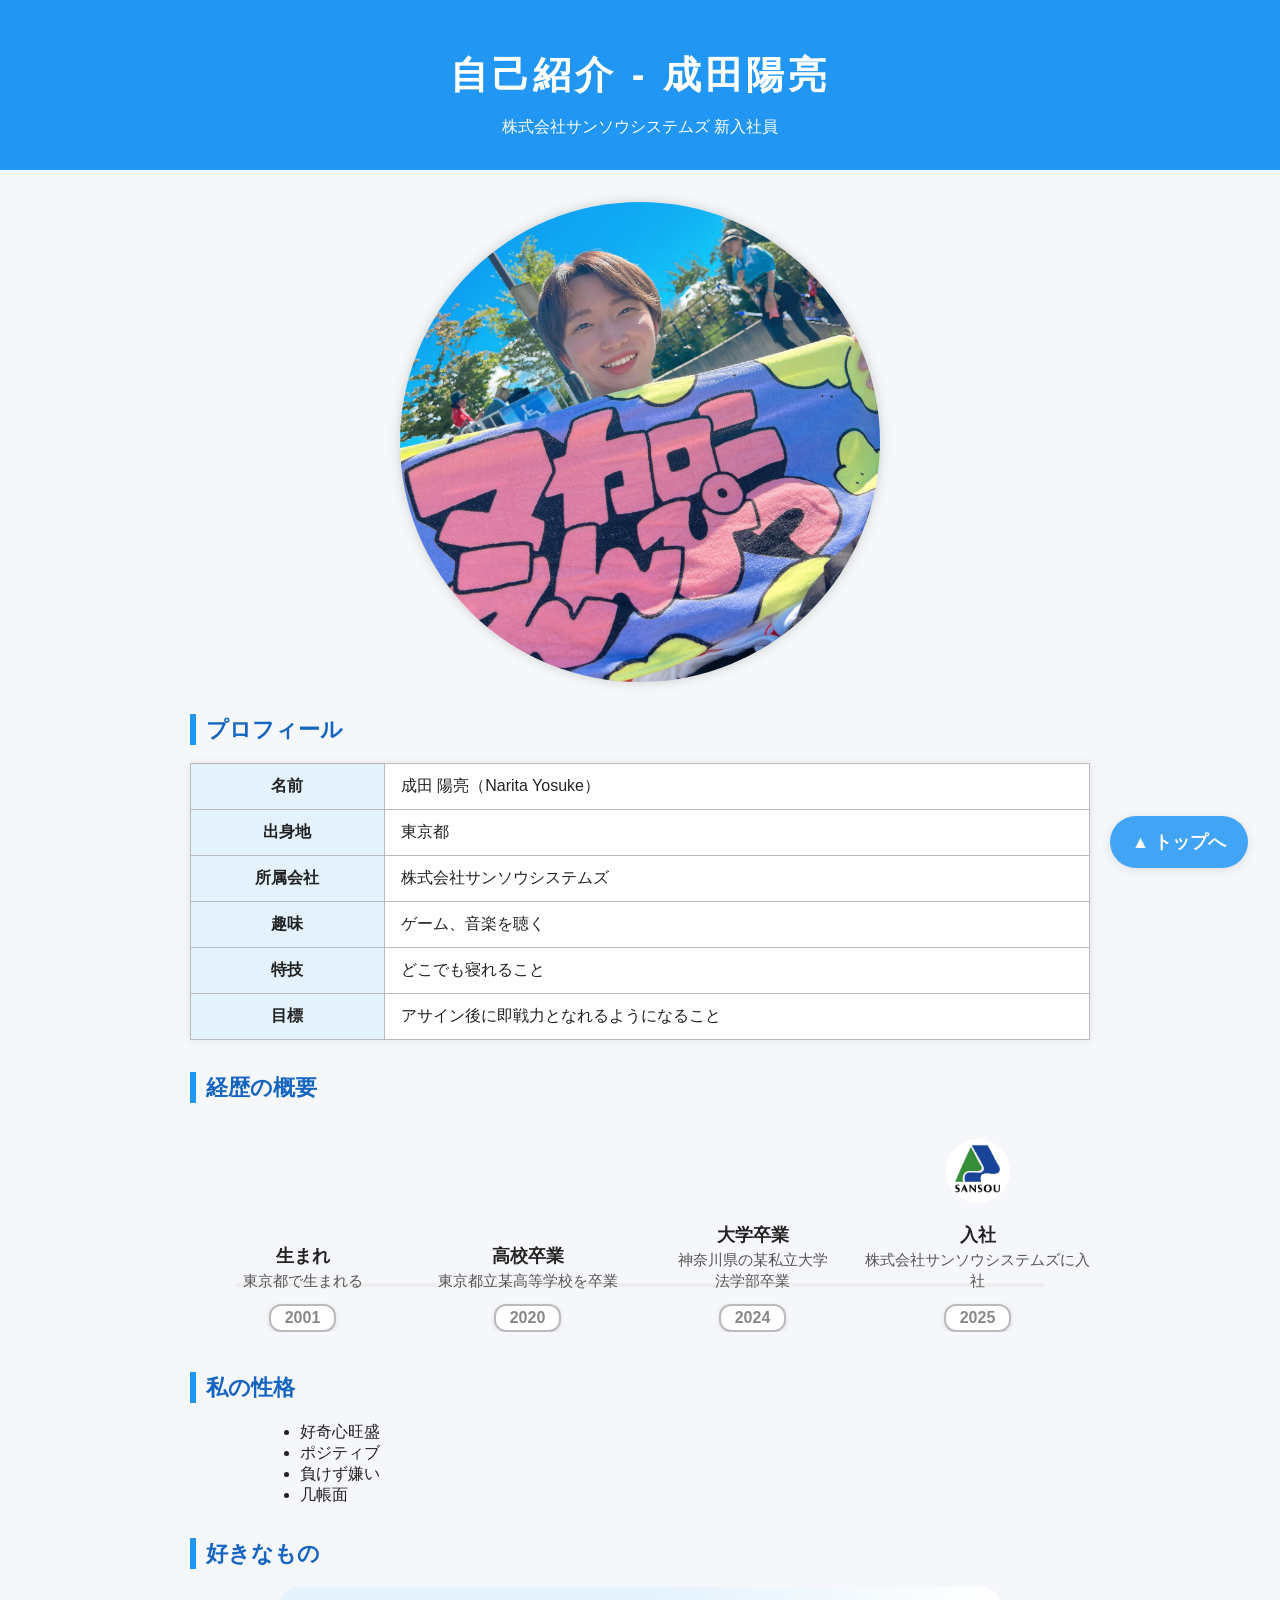
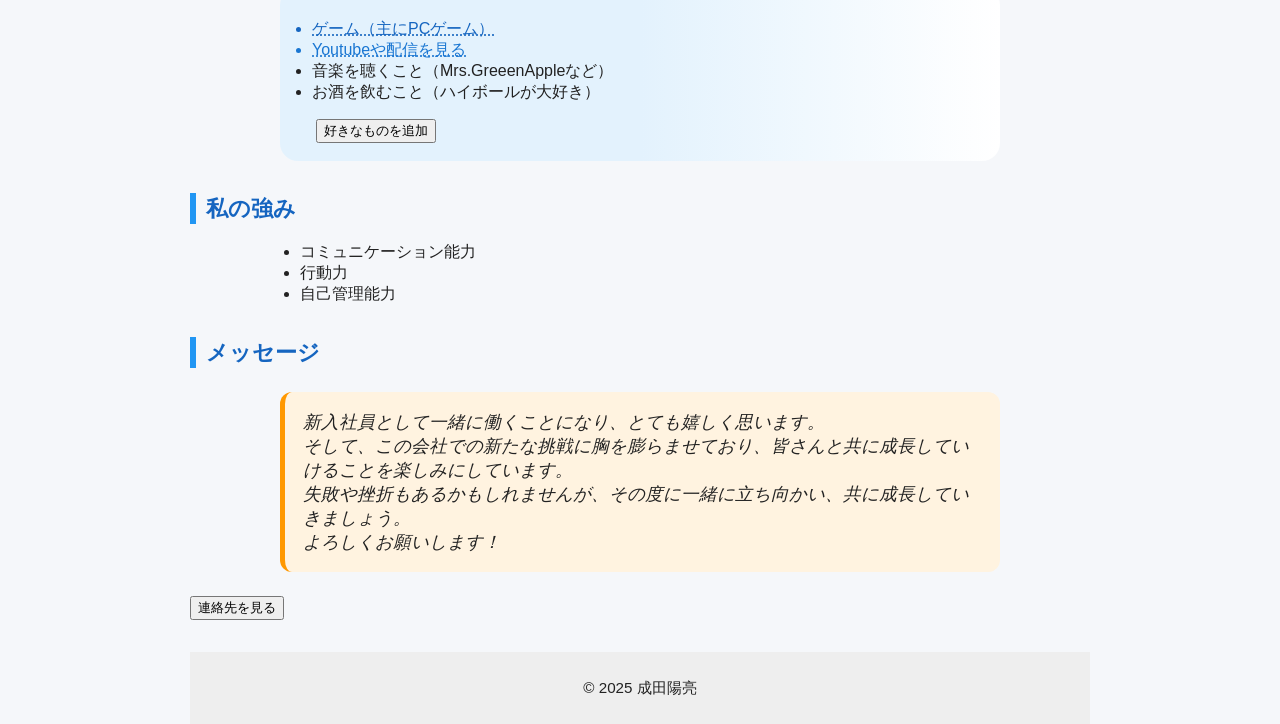
<file: index.html>
<!DOCTYPE html>
<html lang="ja">

<head>
    <meta charset="UTF-8">
    <title>成田陽亮 自己紹介</title>
    <link rel="stylesheet" href="cssstyle.css">
    <meta name="viewport" content="width = device-width, initial-scale = 1">


</head>




<body>
    <div id="top"></div>
    <header>
        <h1>自己紹介 - 成田陽亮</h1>
        <p>株式会社サンソウシステムズ 新入社員</p>
    </header>


    <!-- プロフィール画像 -->
    <section>
        <img src="IMG_7503.jpg" alt="成田陽亮の写真" class="profile-pic" id="profilePic">


    </section>

    <!-- プロフィール表 -->
    <section class="profile-table-wrap">
        <h2>プロフィール</h2>
        <table>
            <tr>
                <th>名前</th>
                <td>成田 陽亮（Narita Yosuke）</td>
            </tr>
            <tr>
                <th>出身地</th>
                <td>東京都</td>
            </tr>
            <tr>
                <th>所属会社</th>
                <td>株式会社サンソウシステムズ</td>
            </tr>
            <tr>
                <th>趣味</th>
                <td>ゲーム、音楽を聴く</td>
            </tr>
            <tr>
                <th>特技</th>
                <td>どこでも寝れること</td>
            </tr>
            <tr>
                <th>目標</th>
                <td>アサイン後に即戦力となれるようになること</td>
            </tr>
        </table>
    </section>

    <section>
        <h2>経歴の概要</h2>
        <div class="horizontal-timeline">
            <div class="event born">
                <div class="event-title">生まれ</div>
                <div class="event-desc">東京都で生まれる</div>
                <div class="event-label">2001</div>
            </div>
            <div class="event highschool">
                <div class="event-title">高校卒業</div>
                <div class="event-desc">東京都立某高等学校を卒業</div>
                <div class="event-label">2020</div>
            </div>
            <div class="event univ">
                <div class="event-title">大学卒業</div>
                <div class="event-desc">神奈川県の某私立大学<br>法学部卒業</div>
                <div class="event-label">2024</div>
            </div>
            <div class="event work">
                <!-- ▼ここにロゴ画像を追加 -->
                <div class="event-icon">
                    <a href="https://www.sansou.co.jp/" target="_blank" rel="noopener" class="event-icon">
                        <img src="294901023_416992047114274_794512046332877522_n.jpg" alt="Sansou Logo">
                    </a>
                </div>
                <div class="event-title">入社</div>
                <div class="event-desc">株式会社サンソウシステムズに入社</div>
                <div class="event-label">2025</div>
            </div>
    </section>


    <!-- 性格 -->
    <section>
        <h2>私の性格</h2>
        <ul>
            <li>好奇心旺盛</li>
            <li>ポジティブ</li>
            <li>負けず嫌い</li>
            <li>几帳面</li>
        </ul>
    </section>

    <!-- ①「好きなものを追加」ボタンでリストが増える -->
    <section class="favorite">
        <h2 class="favorite-title">好きなもの</h2>
        <div class="favorite-card">
            <ul id="favoriteList">
                <li id="gameItem" class="clickable-game">ゲーム（主にPCゲーム）</li>
                <li id="youtubeItem" class="clickable-youtube">Youtubeや配信を見る</li>
                <li>音楽を聴くこと（Mrs.GreeenAppleなど）</li>
                <li>お酒を飲むこと（ハイボールが大好き）</li>
            </ul>
            <button onclick="addFavorite()">好きなものを追加</button>
        </div>
    </section>

    <!-- ゲーム詳細（最初は非表示） -->
<div id="gameDetail"
     style="display: none; position: fixed; left:0; top:0; width:100vw; height:100vh; background:rgba(0,0,0,0.4); z-index:999;">
  <div style="background:#fff; max-width:600px; margin: 64px auto; padding:32px; border-radius:16px; position:relative; max-height:80vh; overflow-y:auto;">
    <button onclick="closeGameDetail()" class="close-btn" id="closeGameBtn">×</button>

    <h3>ゲームが好きな理由</h3>
    <p>
      主にPCゲームが好きです。<br>
      FPS、RPG、ストラテジーなど幅広く遊びます。<br>
      <h4>好きなゲーム紹介 </h4> 
      <span style="font-weight: bold; color: #222;">『League of Legends』</span>
      <img id="lolImage" src="20221211201654.png" alt="YONE" class="fixed-game-img">
      <br>
      <span style="font-weight: bold; color: #222;">『モンスターハンター』</span>
      <img id="MhImage" src="22b81c7c1b280be4d2586529fc086646fd5d3912c95f74f8.avif" alt="Mhw"  class="fixed-game-img">
      <br>
      <span style="font-weight: bold; color: #222;">『ストリートファイター6』</span>
      <img id= "ST6Image"src="13450-3485-286bd8e59ebb16bfb9debb703cef52a6-2000x1125.webp" alt="ST6"  class="fixed-game-img">
    </p>
  </div>
</div>

<div id="youtubeDetail"
     style="display: none; position: fixed; left:0; top:0; width:100vw; height:100vh; background:rgba(0,0,0,0.4); z-index:999;">
  <div style="background:#fff; max-width:480px; margin: 64px auto; padding:24px; border-radius:14px; position:relative; max-height:80vh; overflow-y:auto;">
<button onclick="closeYoutubeDetail()" class="close-btn-youtube">×</button>

    <h3>好きなYouTuber・配信者</h3>
    <ul class="youtuber-list">
      <li>
        <a href="https://www.youtube.com/@darumaisgod" target="_blank">
          <img src="VxXbNxF2_400x400.jpg" alt="だるまいずごっど" class="youtuber-thumb">
        </a><br>
        <strong>だるまいずごっど</strong>
      </li>
      <li>
        <a href="https://www.youtube.com/channel/UCSFCh5NL4qXrAy9u-u2lX3g" target="_blank">
          <img src="j61CdEPG_400x400.png" alt="葛葉" class="youtuber-thumb">
        </a><br>
        <strong>葛葉(Kuzuha Channel)</strong>
      </li>
      <li>
        <a href="https://www.youtube.com/@zzxk4sen" target="_blank">
          <img src="bo0_P9jU.png" alt="K4sen" class="youtuber-thumb">
        </a><br>
        <strong>K4sen</strong>
      </li>

        <li>
      <a href="https://www.youtube.com/@SHAKAch" target="_blank">
          <img src="bEE1YV-7_400x400.jpg" alt="釈迦" class="youtuber-thumb">
        </a><br>
        <strong>釈迦</strong>
      </li>

      <li>
        <a href="https://www.youtube.com/@Jasper7se." target="_blank">
          <img src="ujzSuTZR_400x400.jpg" alt="Jasper7se" class="youtuber-thumb">
        </a><br>
        <strong>Jasper7se</strong>
      </li>

      <li>
      <a href="https://www.youtube.com/@StanSmith_JP" target="_blank">
          <img src="La8V0Hvy_400x400.jpg" alt="スタンミ" class="youtuber-thumb">
        </a><br>
        <strong>スタンミ</strong>
      </li>
    </ul>
    <p>画像をクリックするとYouTubeチャンネルへ移動します。<br>
    他にも、LoLやストリーマー系配信者もよく見ています！</p>
  </div>
</div>






    <!-- 強み -->
    <section>
        <h2>私の強み</h2>
        <ul>
            <li>コミュニケーション能力</li>
            <li>行動力</li>
            <li>自己管理能力</li>
        </ul>
    </section>

    <!-- メッセージ -->
    <section>
        <section>
            <h2>メッセージ</h2>
            <p id="message">
                新入社員として一緒に働くことになり、とても嬉しく思います。<br>
                そして、この会社での新たな挑戦に胸を膨らませており、皆さんと共に成長していけることを楽しみにしています。<br>
                失敗や挫折もあるかもしれませんが、その度に一緒に立ち向かい、共に成長していきましょう。<br>
                よろしくお願いします！
            </p>
        </section>


        <button onclick="showContact()">連絡先を見る</button>

        <div id="profilePage">
            <!-- ここにプロフィール情報が入る（既存の自己紹介ページ部分） -->
        </div>
        <div id="contactPage" style="display:none;">
            <h2>連絡先</h2>
            <p>メール: <a href="mailto:y-narita@sansou.co.jp">y-narita@sansou.co.jp</a></p>
            <button onclick="showProfile()">プロフィールに戻る</button>
        </div>


        <footer>
            <p>&copy; 2025 成田陽亮</p>
        </footer>
        <script src="jsscript.js"></script>
         <a href="#top" class="pagetop-btn">▲ トップへ</a>
</body>

</html>
</file>
<file: cssstyle.css>
/* ページ全体の背景とフォント */
body {
    background-color: #f5f7fa;
    font-family: 'Yu Gothic', 'Meiryo', sans-serif;
    color: #222;
    margin: 0;
    padding: 0;
}

/* ヘッダー */
header {
    background-color: #2196f3;
    color: white;
    text-align: center;
    padding: 24px 0 16px 0;
    margin-bottom: 32px;
}

/* 見出し */
h1 {
    font-size: 2.4em;
    letter-spacing: 0.1em;
    margin-bottom: 8px;
}

h2 {
    border-left: 6px solid #2196f3;
    padding-left: 10px;
    font-size: 1.4em;
    margin-top: 32px;
    color: #1565c0;
}

/* プロフィール画像 */
.profile-pic {
    width: 480px;
    height: 480px;
    object-fit: cover;
    border-radius: 50%;
    box-shadow: 0 0 12px #ccc;
    display: block;
    margin: 0 auto 16px auto;
    object-position: 30% 80%;
}

@media (max-width: 600px) {
    .profile-pic {
        width: 90vw;
        height: 90vw;
        max-width: 320px;
        max-height: 320px;
    }
}


/* プロフィール表 */
table {
    width: 100%;
    border-collapse: collapse;
    background-color: #fff;
    box-shadow: 0 0 8px #e0e0e0;
    margin: 0;
    display: table;
    max-width: 100%;
}

th,
td {
    padding: 12px 16px;
    border: 1px solid #bbb;
}

th {
    background-color: #e3f2fd;
    text-align: center;
    vertical-align: middle;
}

/* 経歴の概要 */
.horizontal-timeline {
    display: flex;
    justify-content: space-between;
    align-items: flex-end;
    position: relative;
    margin: 32px auto 40px auto;
    width: 98%;
    max-width: 1000px;
    min-height: 140px;
    overflow-x: auto;
}

.horizontal-timeline:before {
    content: "";
    position: absolute;
    top: 75%;
    left: 5%;
    right: 5%;
    height: 4px;
    background: #eee;
    z-index: 0;
    border-radius: 2px;
}

.event {
    display: flex;
    flex-direction: column;
    align-items: center;
    flex: 1 1 0;
    position: relative;
    min-width: 120px;
    z-index: 1;
}

.event-label {
    background: #fff;
    color: #888;
    border: 2px solid #bbb;
    border-radius: 12px;
    padding: 3px 14px;
    font-size: 1em;
    margin-top: 12px;
    font-weight: bold;
    box-shadow: 0 1px 4px #ddd;
}

.event-title {
    font-size: 1.1em;
    font-weight: bold;
    margin-bottom: 3px;
}

.event-desc {
    font-size: 0.95em;
    text-align: center;
    color: #555;
}

.event.work:before {
    display: none;
    /* オレンジ丸を消す */
}

.event.work .event-icon {
    width: 80px;
    height: 80px;
    border-radius: 50%;
    display: flex;
    align-items: center;
    justify-content: center;
    margin-bottom: 8px;
    position: relative;
    z-index: 2;
    overflow: hidden;
}

.event.work .event-icon img {
    width: 80%;
    height: 80%;
    object-fit: cover;
    border-radius: 50%;
    display: block;
}

/* ul, ol 共通スタイル */
ul,
ol {
    width: 80%;
    margin: 0 auto 16px auto;
    padding-left: 40px;
}

/* 「好きなもの」セクションだけに色を付ける */
section.favorite {
    position: relative;
    margin: 24px auto;
    width: 100%;
    max-width: 900px;
    box-sizing: border-box;
    padding: 0;
}

.favorite-title {
    margin-top: 32px;
    margin-bottom: 0;
    border-left: 6px solid #2196f3;
    padding-left: 10px;
    font-size: 1.4em;
    color: #1565c0;
}

.favorite-card,
#message {
    width: 80%;
    margin-left: auto;
    margin-right: auto;
    box-sizing: border-box;
    border-radius: 18px;
    padding: 32px 32px 18px 32px;
}

.favorite-card {
    background: linear-gradient(90deg, #e3f2fd 50%, #fff 100%);
    min-height: 120px;
    margin-top: 18px;
    text-align: left;
}

.favorite-card button {
    margin-left: 4px;
}

.favorite-card ul,
.favorite-card li {
    text-align: left;
    margin-left: 0;
    padding-left: 0;
}




@media (max-width: 700px) {
    .favorite-title {
        left: 10px;
        font-size: 1em;
        top: -14px;
        padding: 0 8px;
    }

    .favorite-card {
        padding: 18px 8px 8px 8px;
    }
}
 /* ゲームボタン */
.fixed-game-img {
    width: 400px;         
    height: 260px;        
    object-fit: cover;    
    display: block;
    margin: 0 auto 24px auto;   
    background: #eee;     
    border-radius: 12px;  
    box-shadow: 0 2px 12px rgba(0,0,0,0.07);  
}

.clickable-game {
    cursor: pointer;
    color: #1565c0;
    text-decoration: underline dotted;
    transition: background 0.2s, color 0.2s;
}

.clickable-game:hover,
.clickable-game:active {
    background: #e3f2fd;
    color: #1976d2;
    text-decoration: underline;
    border-radius: 6px;
}

.close-btn {
    position: fixed;
    top: 100px;          
    right: 180px;
    margin-left: auto;
    margin-right: auto;
    width: 50px;
    height: 50px;
    z-index: 100;      
    background: #fff;
    color: #222;
    border: none;
    font-size: 2em;
    cursor: pointer;
    border-radius: 50%;
    box-shadow: 0 2px 8px rgba(0,0,0,0.13);
    transition: background 0.2s, color 0.2s;
    display: flex;
    align-items: center;
    justify-content: center;
}
.close-btn:hover {
    background: #f44336;
    color: #fff;
}

.close-btn-youtube {
    position: fixed;
    top: 100px;         /* 好きな位置に調整 */
    right: 220px;       /* 好きな位置に調整 */
    margin-left: auto;
    margin-right: auto;
    width: 50px;
    height: 50px;
    z-index: 100;      
    background: #fff;
    color: #222;
    border: none;
    font-size: 2em;
    cursor: pointer;
    border-radius: 50%;
    box-shadow: 0 2px 8px rgba(0,0,0,0.13);
    transition: background 0.2s, color 0.2s;
    display: flex;
    align-items: center;
    justify-content: center;
}
.close-btn-youtube:hover {
    background: #f44336;
    color: #fff;
}


@media (max-width: 700px) {
    .close-btn {
        top: 16px;
        right: 12px;
        font-size: 1.5em;
        padding: 4px 12px;
    }
}

@media (max-width: 700px) {
    .close-btn-youtube {
        top: 20px;
        right: 8px;
        font-size: 1.3em;
        padding: 2px 10px;
    }
}






/* Youtube ボタン */
.clickable-youtube {
    cursor: pointer;
    color: #1976d2;
    text-decoration: underline dotted;
    transition: background 0.2s, color 0.2s;
}
.clickable-youtube:hover {
    background: #fff8e1;
    color: #d32f2f;
    border-radius: 6px;
}
.youtuber-list {
    display: flex;
    flex-wrap: wrap;
    gap: 22px;
    justify-content: center;
    list-style: none;
    padding-left: 0;
}
.youtuber-list li {
    display: flex;
    flex-direction: column;
    align-items: center;
    width: 120px;
    margin-bottom: 12px;
}
.youtuber-thumb {
    width: 86px;
    height: 86px;
    object-fit: cover;
    border-radius: 50%;
    border: 2px solid #bdbdbd;
    transition: transform 0.15s, box-shadow 0.15s, border-color 0.15s;
    box-shadow: 0 1px 8px rgba(33,33,33,0.08);
}
.youtuber-thumb:hover {
    transform: scale(1.08);
    box-shadow: 0 4px 16px #1976d2;
    border-color: #1976d2;
}
.youtuber-list strong {
    display: block;
    margin-top: 8px;
    text-align: center;
    font-size: 1.08em;
}






/* メッセージ部分の装飾（idセレクタ例） */
#message {
    font-style: italic;
    font-size: 1.1em;
    background-color: #fff3e0;
    border-left: 5px solid #ff9800;
    margin: 24px auto;
    width: 80%;
    padding: 18px;
    border-radius: 12px;
}

/* フッター */
footer {
    background-color: #eeeeee;
    color: #222;
    text-align: center;
    padding: 10px 0;
    margin-top: 32px;
    font-size: 0.95em;
}

/* メールリンク装飾（属性セレクタ例） */
a[href^="mailto:"] {
    color: #1976d2;
    text-decoration: underline dotted;
}


img,
table {
    max-width: 100%;
    height: auto;
}

table {
    display: block;
    overflow-x: auto;
    width: 100%;
    min-width: 260px;
}




/* 外枠セクション */
section.profile-table-wrap {
    width: 100%;
    max-width: 900px;
    margin: 0 auto 24px auto;
    box-sizing: border-box;
    padding: 0;
}

/* テーブル本体 */
.profile-table-wrap table {
    width: 100%;
    border-collapse: collapse;
    background-color: #fff;
    box-shadow: 0 0 8px #e0e0e0;
    margin: 0;
    display: table;

}

th,
td {
    padding: 12px 16px;
    border: 1px solid #bbb;
}

th {
    background-color: #e3f2fd;
    text-align: center;
    vertical-align: middle;
}


/* デフォルト（PC）用 */
section,
.favorite,
.horizontal-timeline,
table {
    width: 100%;
    max-width: 900px;
    margin-left: auto;
    margin-right: auto;
    box-sizing: border-box;
}

/* スマホ時のみ幅を調整 */
@media (max-width: 700px) {

    section,
    .favorite,
    .horizontal-timeline,
    table {
        width: 98%;
        min-width: 0;
        font-size: 1em;
    }

    table {
        min-width: 260px;
        display: block;
        overflow-x: auto;
    }
}


@media (max-width: 700px) {
    .horizontal-timeline {
        /*flex-direction: column; */
        align-items: stretch;
        min-height: 0;
    }

    .event {
        min-width: unset;
        margin-bottom: 32px;
        text-align: center;
    }

    .event-label {
        margin-top: 8px;
        margin-bottom: 12px;
    }

    .event-icon {
        margin-left: auto;
        margin-right: auto;
    }
}

/* フォントや見出しも縮小 */
@media (max-width: 480px) {
    h1 {
        font-size: 1.3em;
    }

    h2 {
        font-size: 1.05em;
    }

    table,
    ul,
    ol,
    section {
        font-size: 0.95em;
    }
}

/* 一番上に行くボタン*/
.pagetop-btn {
    position: fixed;
    right: 32px;
    bottom: 32px;
    z-index: 1000;
    background: #2196f3;
    color: #fff;
    font-weight: bold;
    padding: 14px 22px;
    border-radius: 32px;
    box-shadow: 0 2px 12px rgba(0,0,0,0.12);
    text-decoration: none;
    opacity: 0.85;
    transition: opacity 0.2s, box-shadow 0.2s, transform 0.1s;
    font-size: 1.1em;
}
.pagetop-btn:hover {
    opacity: 1;
    box-shadow: 0 6px 24px rgba(33,150,243,0.18);
    transform: translateY(-3px) scale(1.07);
}
html { scroll-behavior: smooth; }
</file>
